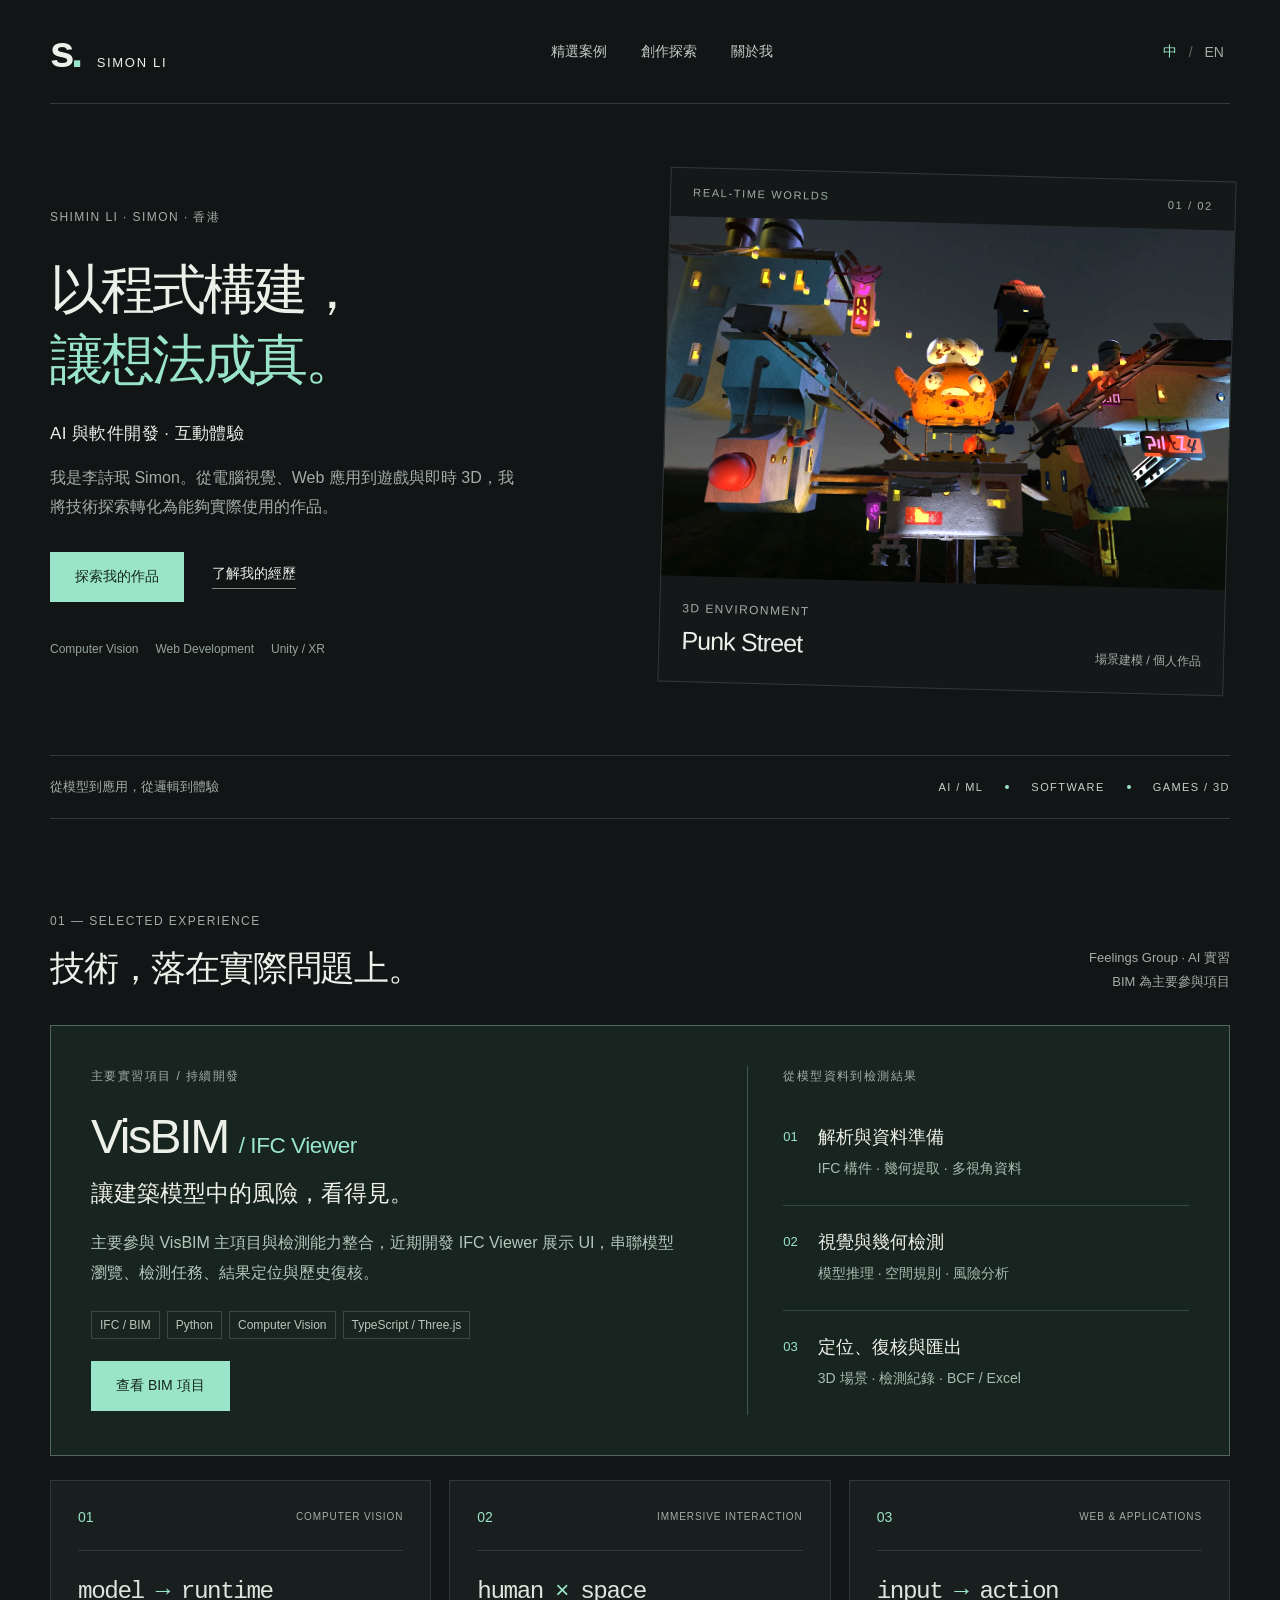
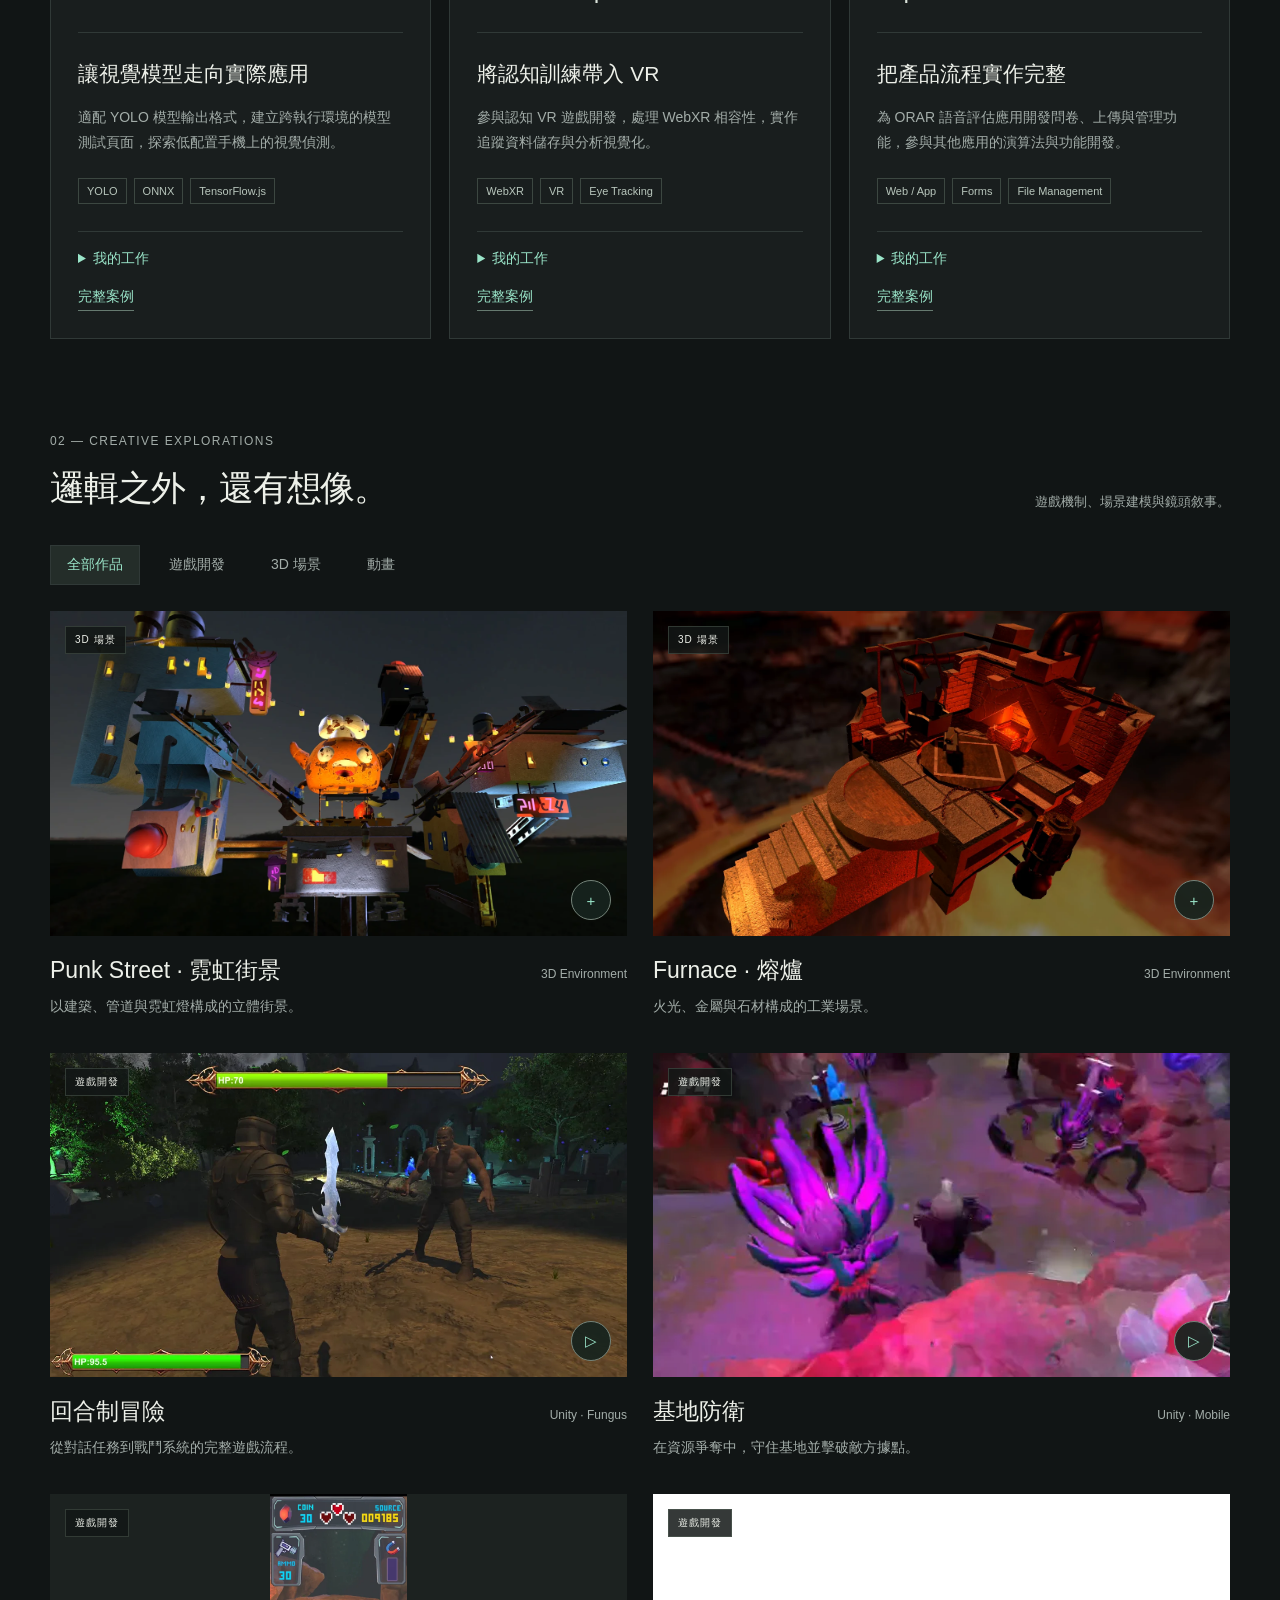
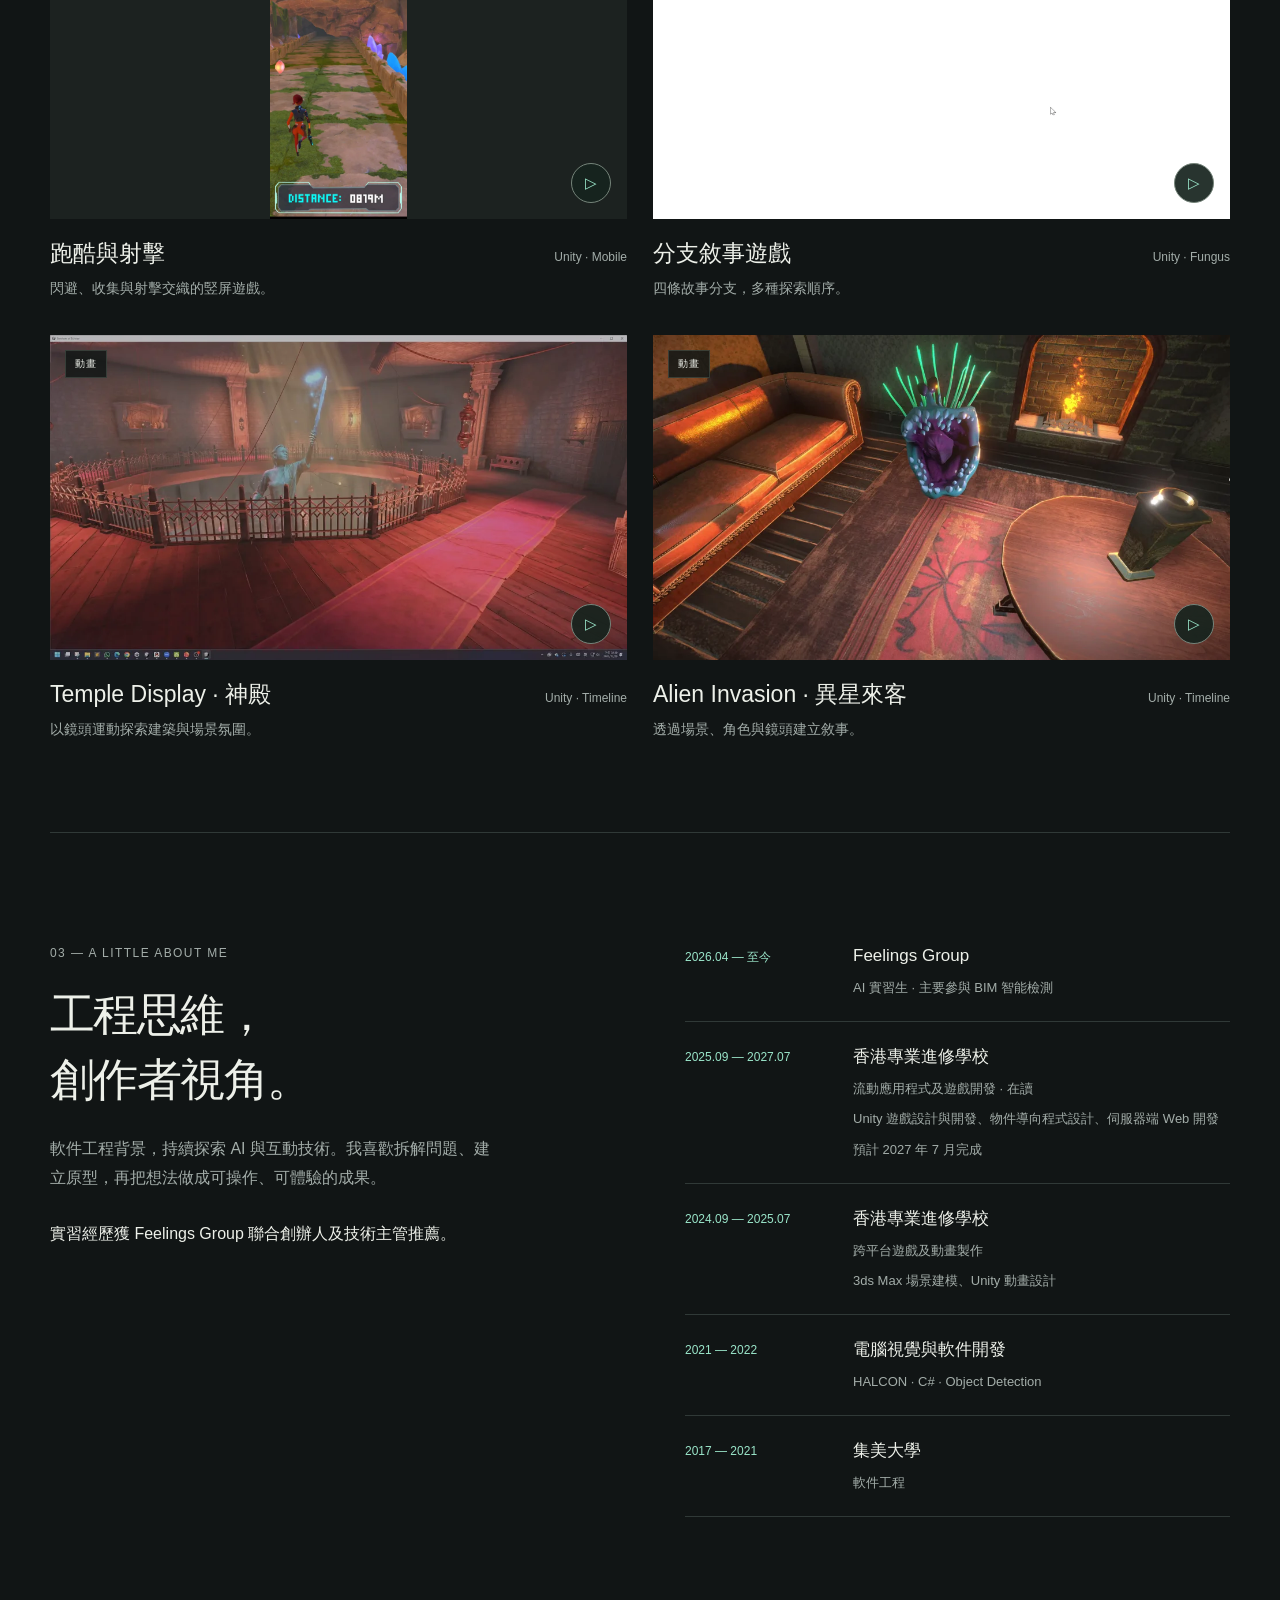
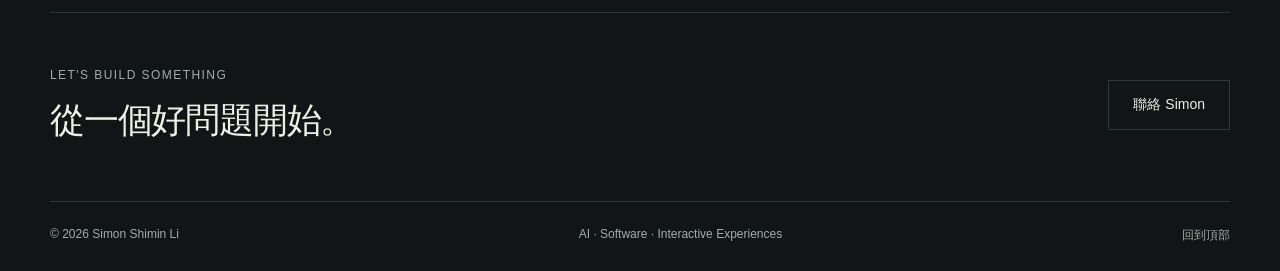
<file: index.html>
<!doctype html>
<html lang="zh-Hant">
<head>
  <meta charset="utf-8">
  <meta name="viewport" content="width=device-width, initial-scale=1">
  <meta name="description" content="Simon Shimin Li — AI、軟件開發與互動體驗作品集。">
  <meta name="color-scheme" content="dark">
  <title>Simon Li — AI, Software & Interactive Experiences</title>
  <link rel="icon" href="data:image/svg+xml,%3Csvg xmlns='http://www.w3.org/2000/svg' viewBox='0 0 40 40'%3E%3Crect width='40' height='40' rx='9' fill='%23101415'/%3E%3Ctext x='7' y='29' fill='%238bdfc4' font-family='Arial' font-weight='bold' font-size='26'%3ES%3C/text%3E%3C/svg%3E">
  <link rel="stylesheet" href="styles.css">
  <script src="projects.js" defer></script>
  <script src="app.js" defer></script>
</head>
<body>
  <a class="skip" href="#main" data-zh="跳至內容" data-en="Skip to content">跳至內容</a>
  <header class="header shell">
    <a class="brand" href="#" aria-label="Simon Li home">s<span>.</span><span class="brand-name">SIMON LI</span></a>
    <nav aria-label="Main navigation">
      <a href="#work" data-zh="精選案例" data-en="Selected work">精選案例</a>
      <a href="#play" data-zh="創作探索" data-en="Creative work">創作探索</a>
      <a href="#about" data-zh="關於我" data-en="About">關於我</a>
    </nav>
    <div class="language" aria-label="Language"><button type="button" data-lang="zh" aria-pressed="true">中</button><span>/</span><button type="button" data-lang="en" aria-pressed="false">EN</button></div>
  </header>
  <main id="main">
    <section class="hero shell">
      <div class="hero-copy">
        <p class="eyebrow">SHIMIN LI · SIMON · <span data-zh="香港" data-en="HONG KONG">香港</span></p>
        <h1><span data-zh="以程式構建，" data-en="Built with code.">以程式構建，</span><br><span class="mint" data-zh="讓想法成真。" data-en="Made to work.">讓想法成真。</span></h1>
        <p class="hero-role" data-zh="AI 與軟件開發 · 互動體驗" data-en="AI & Software Development · Interactive Experiences">AI 與軟件開發 · 互動體驗</p>
        <p class="intro" data-zh="我是李詩珉 Simon。從電腦視覺、Web 應用到遊戲與即時 3D，我將技術探索轉化為能夠實際使用的作品。" data-en="I'm Shimin Li, also known as Simon. I turn technical exploration into working projects, across computer vision, web applications, games and real-time 3D.">我是李詩珉 Simon。從電腦視覺、Web 應用到遊戲與即時 3D，我將技術探索轉化為能夠實際使用的作品。</p>
        <div class="actions"><a class="button primary" href="#work" data-zh="探索我的作品" data-en="Explore my work">探索我的作品</a><a class="text-link" href="#about" data-zh="了解我的經歷" data-en="My background">了解我的經歷</a></div>
        <div class="hero-skills"><span>Computer Vision</span><span>Web Development</span><span>Unity / XR</span></div>
      </div>
      <figure class="hero-art">
        <div class="art-top"><span>REAL-TIME WORLDS</span><span>01 / 02</span></div>
        <button class="hero-image" type="button" data-project="punk" aria-label="Punk Street"><img src="assets/punk-2.webp" alt="Punk Street — 霓虹燈與管道交錯的立體街景模型" width="1600" height="900" fetchpriority="high"></button>
        <figcaption><div><span class="eyebrow">3D ENVIRONMENT</span><h2>Punk Street</h2></div><span class="art-caption" data-zh="場景建模 / 個人作品" data-en="Scene modelling / Personal work">場景建模 / 個人作品</span></figcaption>
      </figure>
    </section>
    <div class="discipline shell"><span data-zh="從模型到應用，從邏輯到體驗" data-en="From models to applications. From logic to experience.">從模型到應用，從邏輯到體驗</span><div><span>AI / ML</span><i></i><span>SOFTWARE</span><i></i><span>GAMES / 3D</span></div></div>
    <section id="work" class="section shell">
      <div class="section-heading"><div><p class="eyebrow">01 — SELECTED EXPERIENCE</p><h2 data-zh="技術，落在實際問題上。" data-en="Technology, put to work.">技術，落在實際問題上。</h2></div><p data-zh="Feelings Group · AI 實習\nBIM 為主要參與項目" data-en="Feelings Group · AI internship\nPrimary focus: BIM">Feelings Group · AI 實習<br>BIM 為主要參與項目</p></div>
      <article class="featured-case">
        <div><p class="eyebrow" data-zh="主要實習項目 / 持續開發" data-en="PRIMARY INTERNSHIP PROJECT / ONGOING">主要實習項目 / 持續開發</p><h3>VisBIM <span class="featured-subtitle">/ IFC Viewer</span></h3><h4 data-zh="讓建築模型中的風險，看得見。" data-en="Make risks in building models visible.">讓建築模型中的風險，看得見。</h4><p data-zh="主要參與 VisBIM 主項目與檢測能力整合，近期開發 IFC Viewer 展示 UI，串聯模型瀏覽、檢測任務、結果定位與歷史復核。" data-en="Contributing to VisBIM and detector integration, with recent development of the IFC Viewer UI for model inspection, detection tasks, result location and historical review.">主要參與 VisBIM 主項目與檢測能力整合，近期開發 IFC Viewer 展示 UI，串聯模型瀏覽、檢測任務、結果定位與歷史復核。</p><div class="tags"><span>IFC / BIM</span><span>Python</span><span>Computer Vision</span><span>TypeScript / Three.js</span></div><a class="button primary" href="project.html?id=bim&amp;lang=zh" data-case="bim" data-zh="查看 BIM 項目" data-en="Explore the BIM project">查看 BIM 項目</a></div>
        <div class="bim-flow"><p class="eyebrow" data-zh="從模型資料到檢測結果" data-en="FROM MODEL DATA TO REVIEWABLE RESULTS">從模型資料到檢測結果</p><ol><li><span>01</span><div><strong data-zh="解析與資料準備" data-en="Parse & prepare">解析與資料準備</strong><p data-zh="IFC 構件 · 幾何提取 · 多視角資料" data-en="IFC elements · Geometry · Multi-view data">IFC 構件 · 幾何提取 · 多視角資料</p></div></li><li><span>02</span><div><strong data-zh="視覺與幾何檢測" data-en="Vision & geometry">視覺與幾何檢測</strong><p data-zh="模型推理 · 空間規則 · 風險分析" data-en="Model inference · Spatial rules · Risk analysis">模型推理 · 空間規則 · 風險分析</p></div></li><li><span>03</span><div><strong data-zh="定位、復核與匯出" data-en="Locate, review & export">定位、復核與匯出</strong><p data-zh="3D 場景 · 檢測紀錄 · BCF / Excel" data-en="3D scenes · Saved results · BCF / Excel">3D 場景 · 檢測紀錄 · BCF / Excel</p></div></li></ol></div>
      </article>
      <div class="case-grid">
        <article class="case"><div class="case-top"><span class="case-number">01</span><span class="eyebrow">COMPUTER VISION</span></div><div class="technical-mark" aria-hidden="true">model<span>→</span>runtime</div><h3 data-zh="讓視覺模型走向實際應用" data-en="Bringing vision models into use">讓視覺模型走向實際應用</h3><p data-zh="適配 YOLO 模型輸出格式，建立跨執行環境的模型測試頁面，探索低配置手機上的視覺偵測。" data-en="Adapted YOLO output formats, built model test pages across runtimes, and explored vision detection on low-spec phones.">適配 YOLO 模型輸出格式，建立跨執行環境的模型測試頁面，探索低配置手機上的視覺偵測。</p><div class="tags"><span>YOLO</span><span>ONNX</span><span>TensorFlow.js</span></div><details><summary data-zh="我的工作" data-en="My contribution">我的工作</summary><p data-zh="擴展 yolo-helpers，加入模型版本自動辨識；比較不同模型與執行環境，並參與以手機 CPU 為目標的輕量偵測模型開發。" data-en="Extended yolo-helpers with automatic model-version detection; compared models and runtimes, and developed a lightweight detection model targeting mobile CPUs.">擴展 yolo-helpers，加入模型版本自動辨識；比較不同模型與執行環境，並參與以手機 CPU 為目標的輕量偵測模型開發。</p></details><a class="case-detail-link" href="project.html?id=vision&amp;lang=zh" data-case="vision" data-zh="完整案例" data-en="View case study">完整案例</a></article>
        <article class="case"><div class="case-top"><span class="case-number">02</span><span class="eyebrow">IMMERSIVE INTERACTION</span></div><div class="technical-mark" aria-hidden="true">human<span>×</span>space</div><h3 data-zh="將認知訓練帶入 VR" data-en="Cognitive training in VR">將認知訓練帶入 VR</h3><p data-zh="參與認知 VR 遊戲開發，處理 WebXR 相容性，實作追蹤資料儲存與分析視覺化。" data-en="Contributed to cognitive VR games, resolved WebXR compatibility issues, and implemented tracking-data storage and visualisation.">參與認知 VR 遊戲開發，處理 WebXR 相容性，實作追蹤資料儲存與分析視覺化。</p><div class="tags"><span>WebXR</span><span>VR</span><span>Eye Tracking</span></div><details><summary data-zh="我的工作" data-en="My contribution">我的工作</summary><p data-zh="參與注意力、Flanker Test 與情緒辨識遊戲；加入頭部及眼動追蹤，實作手部追蹤資料儲存，並協助展覽演示。" data-en="Worked on attention, flanker-test and emotion-recognition games; added head and eye tracking, stored hand-tracking data, and helped prepare the exhibition demo.">參與注意力、Flanker Test 與情緒辨識遊戲；加入頭部及眼動追蹤，實作手部追蹤資料儲存，並協助展覽演示。</p></details><a class="case-detail-link" href="project.html?id=xr&amp;lang=zh" data-case="xr" data-zh="完整案例" data-en="View case study">完整案例</a></article>
        <article class="case"><div class="case-top"><span class="case-number">03</span><span class="eyebrow">WEB & APPLICATIONS</span></div><div class="technical-mark" aria-hidden="true">input<span>→</span>action</div><h3 data-zh="把產品流程實作完整" data-en="Building usable product flows">把產品流程實作完整</h3><p data-zh="為 ORAR 語音評估應用開發問卷、上傳與管理功能，參與其他應用的演算法與功能開發。" data-en="Built questionnaire, upload and administration features for the ORAR speech-assessment app, alongside algorithms and features for other applications.">為 ORAR 語音評估應用開發問卷、上傳與管理功能，參與其他應用的演算法與功能開發。</p><div class="tags"><span>Web / App</span><span>Forms</span><span>File Management</span></div><details><summary data-zh="我的工作" data-en="My contribution">我的工作</summary><p data-zh="實作使用者資料表單、檔案上傳、管理頁面與本機檔案管理；另參與配對演算法及 AI Agent 相關工作。" data-en="Implemented user-information forms, uploads, an admin page and local file management; also contributed to matching-algorithm and AI-agent work.">實作使用者資料表單、檔案上傳、管理頁面與本機檔案管理；另參與配對演算法及 AI Agent 相關工作。</p></details><a class="case-detail-link" href="project.html?id=web&amp;lang=zh" data-case="web" data-zh="完整案例" data-en="View case study">完整案例</a></article>
      </div>
    </section>
    <section id="play" class="section shell">
      <div class="section-heading"><div><p class="eyebrow">02 — CREATIVE EXPLORATIONS</p><h2 data-zh="邏輯之外，還有想像。" data-en="Beyond logic. Into imagination.">邏輯之外，還有想像。</h2></div><p data-zh="遊戲機制、場景建模與鏡頭敘事。" data-en="Game mechanics, environments and cinematic storytelling.">遊戲機制、場景建模與鏡頭敘事。</p></div>
      <div class="filters" role="group" aria-label="Project categories"><button type="button" data-filter="all" aria-pressed="true" data-zh="全部作品" data-en="All work">全部作品</button><button type="button" data-filter="game" aria-pressed="false" data-zh="遊戲開發" data-en="Games">遊戲開發</button><button type="button" data-filter="model" aria-pressed="false" data-zh="3D 場景" data-en="3D worlds">3D 場景</button><button type="button" data-filter="animation" aria-pressed="false" data-zh="動畫" data-en="Animation">動畫</button></div>
      <div id="project-grid" class="project-grid"></div>
    </section>
    <section id="about" class="section shell about"><div><p class="eyebrow">03 — A LITTLE ABOUT ME</p><h2 data-zh="工程思維，\n創作者視角。" data-en="An engineer's mind.\nA creator's perspective.">工程思維，<br>創作者視角。</h2><p class="about-copy" data-zh="軟件工程背景，持續探索 AI 與互動技術。我喜歡拆解問題、建立原型，再把想法做成可操作、可體驗的成果。" data-en="With a background in software engineering, I keep exploring AI and interactive technology. I enjoy breaking down problems, building prototypes and turning ideas into usable experiences.">軟件工程背景，持續探索 AI 與互動技術。我喜歡拆解問題、建立原型，再把想法做成可操作、可體驗的成果。</p><p class="reference-note" data-zh="實習經歷獲 Feelings Group 聯合創辦人及技術主管推薦。" data-en="Internship reference provided by the co-founder and tech lead of Feelings Group.">實習經歷獲 Feelings Group 聯合創辦人及技術主管推薦。</p></div><div class="timeline"><article><span data-zh="2026.04 — 至今" data-en="Apr 2026 — Present">2026.04 — 至今</span><div><h3>Feelings Group</h3><p data-zh="AI 實習生 · 主要參與 BIM 智能檢測" data-en="AI Intern · Primary focus: intelligent BIM inspection">AI 實習生 · 主要參與 BIM 智能檢測</p></div></article><article><span>2025.09 — 2027.07</span><div><h3 data-zh="香港專業進修學校" data-en="Hong Kong College of Technology">香港專業進修學校</h3><p data-zh="流動應用程式及遊戲開發 · 在讀" data-en="Mobile App and Game Development · In progress">流動應用程式及遊戲開發 · 在讀</p><p data-zh="Unity 遊戲設計與開發、物件導向程式設計、伺服器端 Web 開發" data-en="Unity game design and development, object-oriented programming, and server-side web development.">Unity 遊戲設計與開發、物件導向程式設計、伺服器端 Web 開發</p><p data-zh="預計 2027 年 7 月完成" data-en="Expected completion: July 2027">預計 2027 年 7 月完成</p></div></article><article><span>2024.09 — 2025.07</span><div><h3 data-zh="香港專業進修學校" data-en="Hong Kong College of Technology">香港專業進修學校</h3><p data-zh="跨平台遊戲及動畫製作" data-en="Cross-platform Game and Animation Production">跨平台遊戲及動畫製作</p><p data-zh="3ds Max 場景建模、Unity 動畫設計" data-en="3ds Max scene modeling and Unity animation design.">3ds Max 場景建模、Unity 動畫設計</p></div></article><article><span>2021 — 2022</span><div><h3 data-zh="電腦視覺與軟件開發" data-en="Computer vision & software development">電腦視覺與軟件開發</h3><p>HALCON · C# · Object Detection</p></div></article><article><span>2017 — 2021</span><div><h3 data-zh="集美大學" data-en="Jimei University">集美大學</h3><p data-zh="軟件工程" data-en="Software Engineering">軟件工程</p></div></article></div></section>
    <footer class="shell footer"><div><p class="eyebrow">LET'S BUILD SOMETHING</p><h2 data-zh="從一個好問題開始。" data-en="Start with a good problem.">從一個好問題開始。</h2></div><a class="button" href="mailto:simonli0926@gmail.com" data-zh="聯絡 Simon" data-en="Contact Simon">聯絡 Simon</a><div class="footer-bottom"><span>© 2026 Simon Shimin Li</span><span>AI · Software · Interactive Experiences</span><a href="#" data-zh="回到頂部" data-en="Back to top">回到頂部</a></div></footer>
  </main>
  <dialog id="project-dialog" aria-labelledby="dialog-title"><div class="dialog-top"><span class="eyebrow" id="dialog-category"></span><button type="button" id="close-dialog" data-zh="關閉 ×" data-en="Close ×">關閉 ×</button></div><div id="dialog-media"></div><div class="dialog-copy"><h2 id="dialog-title"></h2><p id="dialog-description"></p><div id="gallery-controls"></div><a class="button detail-link" id="project-detail-link" href="project.html" data-zh="查看完整項目" data-en="View project details">查看完整項目</a></div></dialog>
</body>
</html>
</file>
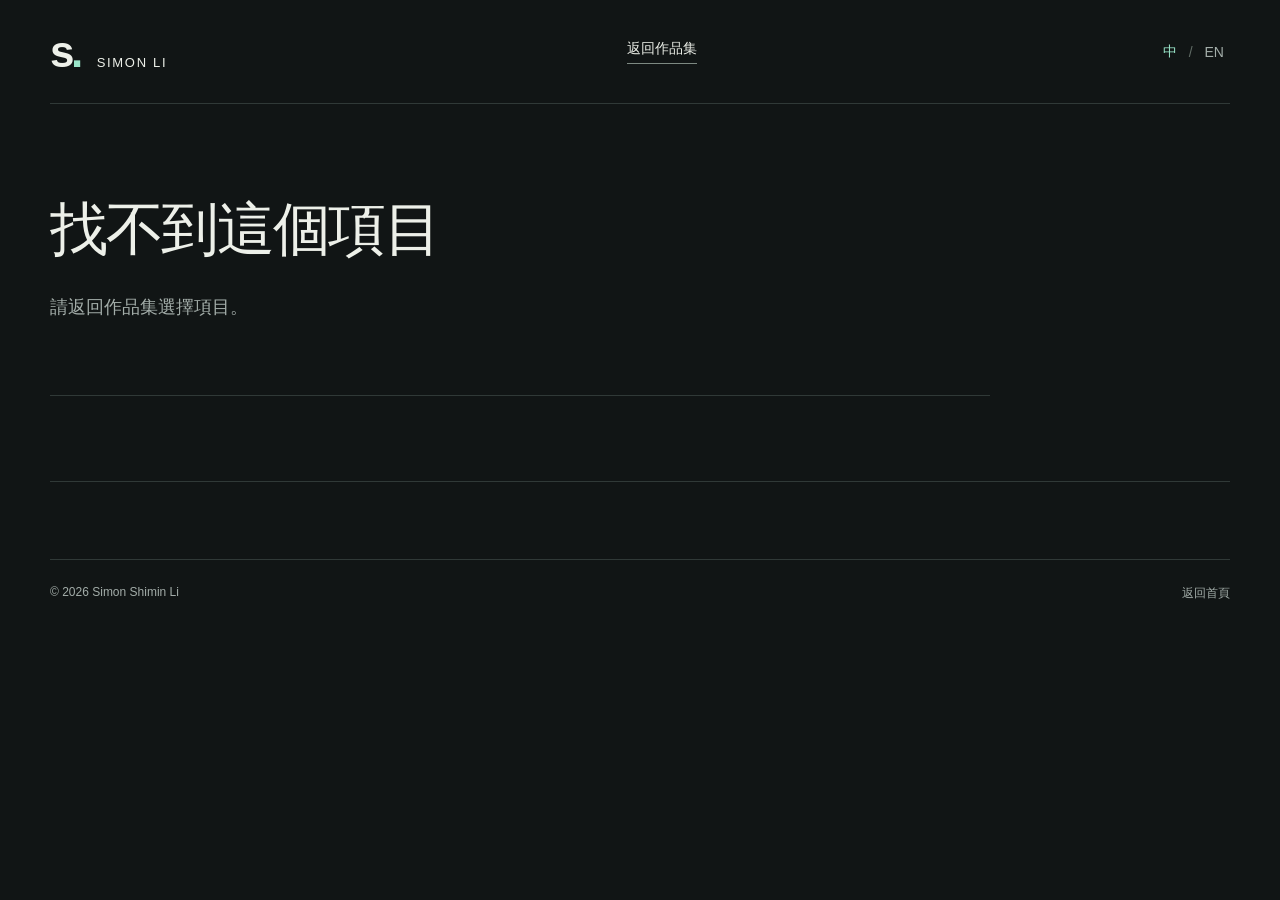
<file: project.html>
<!doctype html>
<html lang="zh-Hant">
<head>
  <meta charset="utf-8"><meta name="viewport" content="width=device-width, initial-scale=1">
  <meta name="description" content="Simon Li 的技術與創作項目。"><meta name="color-scheme" content="dark">
  <title>Project — Simon Li</title>
  <link rel="icon" href="data:image/svg+xml,%3Csvg xmlns='http://www.w3.org/2000/svg' viewBox='0 0 40 40'%3E%3Crect width='40' height='40' rx='9' fill='%23101415'/%3E%3Ctext x='7' y='29' fill='%238bdfc4' font-family='Arial' font-weight='bold' font-size='26'%3ES%3C/text%3E%3C/svg%3E">
  <link rel="stylesheet" href="styles.css">
  <script src="projects.js" defer></script><script src="case-studies.js" defer></script><script src="project.js" defer></script>
</head>
<body>
  <a class="skip" href="#main" data-zh="跳至內容" data-en="Skip to content">跳至內容</a>
  <header class="header shell"><a class="brand home-link" href="index.html" aria-label="Simon Li home">s<span>.</span><span class="brand-name">SIMON LI</span></a><a class="text-link home-link" href="index.html#work" data-zh="返回作品集" data-en="Back to portfolio">返回作品集</a><div class="language" aria-label="Language"><button type="button" data-lang="zh" aria-pressed="true">中</button><span>/</span><button type="button" data-lang="en" aria-pressed="false">EN</button></div></header>
  <main id="main" class="shell project-page">
    <div class="project-intro"><p class="eyebrow" id="case-category"></p><h1 id="case-title"></h1><p id="case-description"></p><div class="tags" id="case-tools"></div></div>
    <section id="case-lead" hidden><p id="lead-caption" class="eyebrow"></p><div id="lead-media"></div></section>
    <div class="project-body"><div id="case-sections"></div><aside id="case-aside"><p class="eyebrow" data-zh="項目導覽" data-en="IN THIS PROJECT">項目導覽</p><nav id="section-navigation" aria-label="Project sections"></nav><p class="project-note" id="case-note"></p></aside></div>
    <section id="case-media-section" hidden><div class="section-heading"><h2 data-zh="作品畫面" data-en="Project in view">作品畫面</h2><p id="case-media-caption"></p></div><div id="case-media"></div></section>
    <nav class="project-next" aria-label="More projects"><span class="eyebrow" data-zh="繼續探索" data-en="KEEP EXPLORING">繼續探索</span><a id="next-project" href="index.html"></a></nav>
  </main>
  <footer class="shell footer"><div class="footer-bottom"><span>© 2026 Simon Shimin Li</span><a class="home-link" href="index.html" data-zh="返回首頁" data-en="Back to home">返回首頁</a></div></footer>
</body>
</html>
</file>
<file: styles.css>
:root{--bg:#111515;--surface:#191e1e;--ink:#edf0e9;--muted:#a3ada9;--line:#303937;--mint:#9ae5c9;font-family:Arial,"Microsoft JhengHei","PingFang TC",sans-serif;color:var(--ink);background:var(--bg);font-synthesis:none}
*{box-sizing:border-box}html{scroll-behavior:smooth;scroll-padding-top:35px}body{margin:0}a{color:inherit;text-decoration:none}button{font:inherit;color:inherit;cursor:pointer}a,button,summary{-webkit-tap-highlight-color:transparent}button{border:0;background:none}button:focus-visible,a:focus-visible,summary:focus-visible{outline:2px solid var(--mint);outline-offset:5px}img{display:block;max-width:100%}p{line-height:1.8}h1,h2,h3,p,figure{margin:0}h2{font-size:clamp(26px,2.7vw,38px);font-weight:500;line-height:1.45;letter-spacing:-.035em}h3{font-size:21px;line-height:1.5;font-weight:500}.shell{width:min(1320px,calc(100% - 100px));margin-inline:auto}.header{display:flex;align-items:center;justify-content:space-between;min-height:104px;border-bottom:1px solid var(--line);gap:20px}.brand{font-size:44px;display:flex;align-items:baseline;font-weight:700;letter-spacing:-.08em}.brand>span:first-child{color:var(--mint)}.brand-name{font-size:13px;letter-spacing:.13em;margin-left:17px;font-weight:500}.header nav{display:flex;gap:34px;font-size:14px;color:#c3ccc8}.header nav a:hover,.text-link:hover{color:var(--mint)}.language{display:flex;align-items:center;gap:6px;font-size:14px}.language span{color:#616c66}.language button{padding:9px 6px;color:var(--muted)}.language button[aria-pressed=true]{color:var(--mint)}.hero{display:grid;grid-template-columns:1fr 1fr;gap:48px;padding-top:70px;padding-bottom:66px;align-items:center}.eyebrow{font-size:12px;letter-spacing:.12em;line-height:1.7;color:var(--muted);font-weight:500}.hero h1{font-size:clamp(40px,4.2vw,62px);letter-spacing:-.055em;line-height:1.3;margin-top:28px;font-weight:500}.mint{color:var(--mint)}.hero-role{font-size:17px;letter-spacing:.025em;margin-top:24px}.intro{color:var(--muted);font-size:16px;max-width:470px;margin-top:15px}.actions{display:flex;gap:28px;align-items:center;margin-top:30px}.button{border:1px solid var(--line);padding:15px 24px;display:inline-flex;align-items:center;justify-content:center;font-size:14px;transition:background .2s,border-color .2s}.button:hover{border-color:var(--mint);background:#24332d}.primary{background:var(--mint);color:#15251e;border-color:var(--mint)}.primary:hover{background:#bdf5e0}.text-link{font-size:14px;border-bottom:1px solid #7d8982;padding-bottom:5px}.hero-skills{display:flex;gap:17px;color:#94a49b;font-size:12px;margin-top:40px;flex-wrap:wrap}.hero-art{border:1px solid var(--line);background:#141819;position:relative;transform:rotate(1.5deg)}.art-top{display:flex;justify-content:space-between;padding:18px 22px;font-size:11px;letter-spacing:.15em;color:#9eafa6}.hero-image{padding:0;display:block;width:100%;overflow:hidden}.hero-image img{width:100%;height:360px;object-fit:cover;transition:transform .6s;filter:brightness(1.14)}.hero-image:hover img{transform:scale(1.03)}.hero-art figcaption{padding:22px;display:flex;justify-content:space-between;align-items:end;gap:15px}.hero-art h2{font-size:25px;margin-top:4px}.art-caption{font-size:12px;color:var(--muted);text-align:right;line-height:1.7}.discipline{border-block:1px solid var(--line);padding:22px 0;display:flex;justify-content:space-between;gap:18px;align-items:center;font-size:13px;color:var(--muted)}.discipline>div{display:flex;align-items:center;gap:22px;font-size:11px;letter-spacing:.13em;color:#c4d1c9}.discipline i{width:4px;height:4px;background:var(--mint);border-radius:50%}.section{padding-top:92px}.section-heading{display:flex;justify-content:space-between;align-items:end;gap:30px;margin-bottom:32px}.section-heading h2{margin-top:12px}.section-heading>p{font-size:13px;color:var(--muted);white-space:pre-line;text-align:right}.case-grid{display:grid;grid-template-columns:repeat(3,1fr);gap:18px}.case{padding:27px;background:var(--surface);border:1px solid var(--line)}.case-top{display:flex;justify-content:space-between;align-items:center;gap:10px}.case-number{font-size:14px;color:var(--mint)}.case-top .eyebrow{font-size:10px;letter-spacing:.09em}.technical-mark{font-family:Consolas,monospace;font-size:clamp(18px,1.9vw,27px);letter-spacing:-.06em;border-block:1px solid var(--line);padding:27px 0;margin:25px 0;color:#dbe5dc}.technical-mark span{color:var(--mint);padding:0 12px}.case>p{font-size:14px;color:var(--muted);margin:15px 0 23px}.tags{display:flex;gap:7px;flex-wrap:wrap}.tags span{font-size:11px;padding:6px 8px;border:1px solid #3c4741;color:#b8c6bc}.case details{border-top:1px solid var(--line);margin-top:27px;padding-top:18px}.case summary{cursor:pointer;font-size:14px;color:var(--mint)}.case details p{font-size:14px;color:var(--muted);padding-top:15px}.filters{display:flex;gap:12px;margin:0 0 26px;flex-wrap:wrap}.filters button{font-size:14px;padding:10px 16px;border:1px solid transparent;color:var(--muted)}.filters button[aria-pressed=true]{border-color:var(--line);background:#242d29;color:var(--mint)}.project-grid{display:grid;grid-template-columns:repeat(2,1fr);gap:34px 26px}.project{display:block;text-align:left;width:100%;padding:0;min-width:0}.project[hidden]{display:none}.project-visual{height:auto;aspect-ratio:16/9;position:relative;background:#1c2220;overflow:hidden}.project-visual img{width:100%;height:100%;object-fit:cover;transition:transform .5s}.project:hover img{transform:scale(1.035)}.project.runner img{object-fit:contain}.project-label{position:absolute;top:15px;left:15px;background:#121716d9;padding:6px 9px;letter-spacing:.1em;font-size:10px;border:1px solid #71817355}.media-indicator{position:absolute;bottom:16px;right:16px;background:#16231eeb;border:1px solid #75847a;border-radius:50%;width:40px;height:40px;display:grid;place-items:center;font-size:15px;color:var(--mint)}.project-meta{display:flex;justify-content:space-between;gap:15px;align-items:baseline;padding-top:17px}.project-meta h3{font-size:23px}.project-meta>span{font-size:12px;color:var(--muted);text-align:right}.project>p{font-size:14px;color:var(--muted);margin-top:6px}.about{display:grid;grid-template-columns:1fr 1fr;gap:90px;padding-block:110px 95px;margin-top:90px;border-top:1px solid var(--line)}.about h2{margin-top:18px;white-space:pre-line;font-size:clamp(30px,3.5vw,48px)}.about-copy{font-size:16px;max-width:440px;color:var(--muted);margin:23px 0 28px}.timeline article{display:grid;grid-template-columns:150px 1fr;gap:18px;border-bottom:1px solid var(--line);padding:22px 0}.timeline article:first-child{padding-top:0}.timeline article>span{font-size:12px;color:var(--mint);padding-top:6px}.timeline h3{font-size:17px}.timeline article p{font-size:13px;color:var(--muted);margin-top:7px}.timeline-note{font-size:12px;color:var(--muted);margin-top:16px}.footer{border-top:1px solid var(--line);padding-top:52px;display:flex;align-items:center;justify-content:space-between;flex-wrap:wrap;gap:30px}.footer h2{margin-top:10px}.footer-bottom{width:100%;display:flex;gap:20px;justify-content:space-between;border-top:1px solid var(--line);padding:25px 0;margin-top:25px;font-size:12px;color:var(--muted)}.skip{position:absolute;top:-100px;left:20px;background:var(--mint);color:#101515;padding:15px;z-index:10}.skip:focus{top:10px}dialog{width:min(960px,92vw);max-height:92vh;padding:0;border:1px solid #526157;background:#151c19;color:var(--ink)}dialog::backdrop{background:#060908d9;backdrop-filter:blur(6px)}.dialog-top{display:flex;justify-content:space-between;align-items:center;padding:16px 24px}.dialog-top button{font-size:14px;padding:8px}.dialog-copy{padding:24px}.dialog-copy p{color:var(--muted);font-size:16px;margin-top:12px}#dialog-media img,#dialog-media video{width:100%;max-height:57vh;object-fit:contain;background:#0b0f0d}#gallery-controls{display:flex;gap:8px;flex-wrap:wrap;margin-top:20px}#gallery-controls button{border:1px solid var(--line);padding:9px 14px;font-size:14px}#gallery-controls button[aria-pressed=true]{background:var(--mint);color:#15251e}body:has(dialog[open]){overflow:hidden}
@media(min-width:1500px){.hero{padding-block:95px}.hero-image img{height:410px}}
@media(max-width:1050px){.shell{width:calc(100% - 56px)}.hero{gap:28px}.hero h1{font-size:42px}.hero-image img{height:310px}.case{padding:20px}.case h3{font-size:18px}.about{gap:40px}.timeline article{grid-template-columns:110px 1fr}.hero-skills{gap:12px}.art-caption{display:none}}
@media(max-width:760px){.shell{width:calc(100% - 36px)}.header{min-height:80px;flex-wrap:wrap;gap:0;padding-block:12px}.brand{font-size:37px}.brand-name{font-size:11px}.header nav{order:3;width:100%;justify-content:center;gap:28px;padding-top:12px;font-size:13px}.hero{grid-template-columns:1fr;padding-block:42px;gap:40px}.hero h1{font-size:clamp(34px,8.7vw,58px);margin-top:20px}.hero-role{font-size:16px}.intro{max-width:none}.hero-skills{margin-top:26px}.hero-art{transform:none}.hero-image img{height:auto;aspect-ratio:16/10}.art-caption{display:block}.discipline{flex-direction:column;align-items:start;gap:16px}.discipline>div{gap:17px}.section{padding-top:60px}.section-heading{display:block}.section-heading>p{text-align:left;margin-top:16px}.case-grid{grid-template-columns:1fr}.case{padding:25px}.technical-mark{font-size:28px}.case h3{font-size:22px}.project-grid{gap:28px;grid-template-columns:1fr}.project-meta h3{font-size:22px}.about{display:block;margin-top:60px;padding-block:60px}.about h2{font-size:38px}.timeline{margin-top:42px}.timeline article{grid-template-columns:120px 1fr}.footer{padding-top:35px}.footer h2{font-size:29px}.footer-bottom{flex-wrap:wrap;line-height:1.7}.footer-bottom>span:nth-child(2){display:none}.dialog-copy{padding:20px}.filters{gap:3px}.filters button{padding-inline:12px}}
@media(prefers-reduced-motion:reduce){html{scroll-behavior:auto}*,*::before,*::after{transition:none!important}}
.case-detail-link{display:inline-block;margin-top:20px;color:var(--mint);font-size:14px;border-bottom:1px solid #667a70;padding-bottom:4px}.detail-link{margin-top:24px}.project-page{padding-top:70px}.project-intro{max-width:940px;padding-bottom:46px;border-bottom:1px solid var(--line)}.project-intro h1{font-size:clamp(34px,4.5vw,62px);font-weight:500;letter-spacing:-.04em;line-height:1.3;margin:18px 0 24px}.project-intro>p:not(.eyebrow){font-size:18px;color:var(--muted);max-width:820px}.project-intro .tags{margin-top:26px}.project-intro .tags span{font-size:14px;padding:8px 12px}.project-body{display:grid;grid-template-columns:minmax(0,2.6fr) minmax(200px,1fr);gap:90px;padding-block:20px 65px}.case-section{padding:32px 0;border-bottom:1px solid var(--line);scroll-margin-top:30px}.case-section h2{font-size:25px;margin-bottom:18px}.case-section p{font-size:17px;color:#b5c0b9;line-height:1.95}.project-body aside{align-self:start;position:sticky;top:30px;padding-top:35px}.project-body aside nav{display:grid;gap:18px;margin:24px 0}.project-body aside a{color:var(--muted);font-size:14px}.project-body aside a:hover{color:var(--mint)}.project-note{white-space:pre-line;font-size:14px;color:var(--muted);padding-top:20px;border-top:1px solid var(--line)}#case-media-section{padding-bottom:50px}#case-media video{width:100%;max-height:70vh;background:#080c0a}#case-media.detail-gallery{display:grid;grid-template-columns:repeat(2,minmax(0,1fr));gap:24px}.detail-gallery figure:first-child{grid-column:1/-1}.detail-gallery img{width:100%;height:auto}.detail-gallery figcaption{color:var(--muted);font-size:13px;margin-top:10px}.project-next{padding:30px 0 45px;border-top:1px solid var(--line);display:flex;justify-content:space-between;align-items:center;gap:25px}.project-next[hidden]{display:none}.project-next a{font-size:22px;color:var(--mint)}
@media(max-width:760px){.project-page{padding-top:40px}.project-page h1{font-size:36px}.project-intro>p:not(.eyebrow){font-size:16px}.project-body{grid-template-columns:1fr;gap:0;padding-bottom:45px}.project-body aside{position:static;grid-row:1;padding-block:25px;border-bottom:1px solid var(--line)}.project-body aside nav{display:flex;flex-wrap:wrap;gap:15px;margin-bottom:0}.project-note{display:none}.case-section p{font-size:16px}.case-section h2{font-size:23px}#case-media.detail-gallery{grid-template-columns:1fr}.project-next{align-items:start;flex-direction:column;gap:12px}.project-next a{font-size:20px}}
#case-lead{padding-top:35px}#lead-caption{margin-bottom:15px}#lead-media img,#lead-media video{display:block;width:100%;max-height:72vh;object-fit:contain;background:#090d0b}.detail-gallery figure:first-child{grid-column:auto}
.featured-case{display:grid;grid-template-columns:1.35fr 1fr;gap:60px;padding:40px;margin-bottom:24px;border:1px solid #50675b;background:#18241f}.featured-case h3{font-size:48px;letter-spacing:-.05em;margin:14px 0 3px}.featured-case h4{font-size:23px;font-weight:500;line-height:1.5;margin:0 0 18px}.featured-case>div>p:not(.eyebrow){font-size:16px;color:#b5c5bc;line-height:1.9}.featured-case .tags{margin:22px 0}.featured-case .tags span{font-size:12px}.bim-flow{align-self:center;padding-left:35px;border-left:1px solid #40564a}.bim-flow ol{list-style:none;margin:14px 0 0;padding:0}.bim-flow li{display:flex;gap:20px;padding:24px 0;border-bottom:1px solid #35483d}.bim-flow li:last-child{border-bottom:0}.bim-flow li>span{color:var(--mint);font-size:13px;padding-top:4px}.bim-flow strong{font-size:18px;font-weight:500}.bim-flow li p{font-size:14px;color:#aabbb0;margin-top:7px}@media(max-width:760px){.featured-case{grid-template-columns:1fr;gap:30px;padding:24px}.featured-case h3{font-size:40px}.featured-case h4{font-size:21px}.bim-flow{padding-left:0;border-left:0;border-top:1px solid #40564a;padding-top:25px}}
.featured-subtitle{font-size:.47em;letter-spacing:-.02em;color:var(--mint);white-space:nowrap}
</file>
